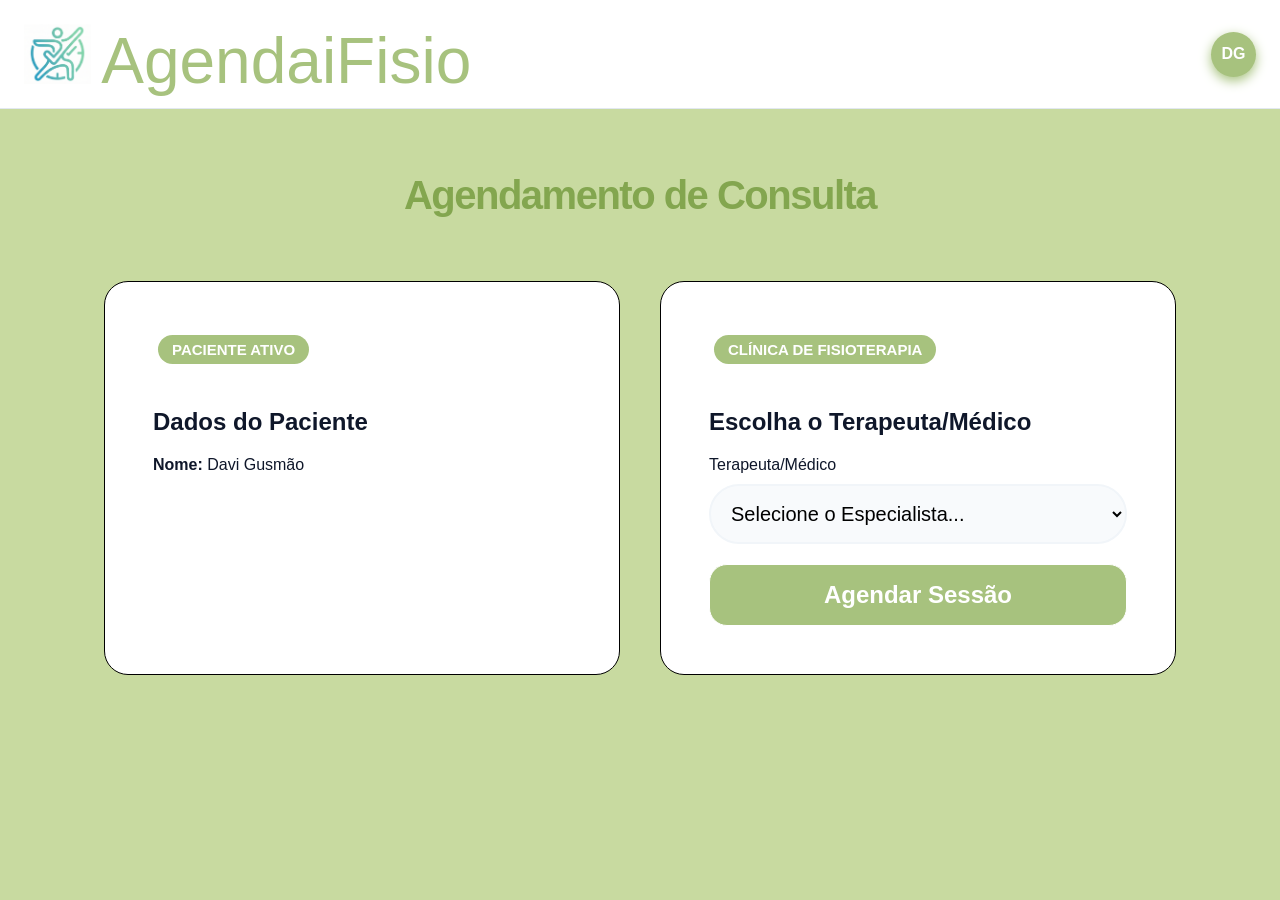
<file: ClinicaProject/src/Clinica.Web/Tela de Agendamento/index.html>
<!DOCTYPE html>
<html lang="pt-br">
<head>
    <meta charset="UTF-8">
    <meta name="viewport" content="width=device-width, initial-scale=1.0">
    <title>Agendar Sessão - AgendaiFisio</title>
    <link rel="stylesheet" href="index.css">
</head>
<body>

    <!-- Header com Menu de Conta -->
    <header class="navbar">
        <div class="logo" > 
            <img src="Logo.png" alt="logo" class="logo-site">
            <h1>AgendaiFisio</h1>
        </div>
        
        <div class="perfil-container" id="perfilMenu">
            <div class="avatar">DG</div>
            <div class="dropdown-conta">
                <div class="user-header">
                    <strong>Davi Gusmão</strong>
                    <span>davigusmao@email.com</span>
                </div>
                <hr>
                <a href="telaperfil.html">👤 Ver Meu Perfil</a>
                <a href="TelaPaciente.html">📅 Minhas Consultas</a>
                <a href="../tela de login/login.html" class="logout">🚪 Sair</a>
            </div>
        </div>
    </header>

    <main class="container-agendamento">
        <h1 class="titulo-sessao">Agendamento de Consulta</h1>

        <div class="cards-grid">
            <!-- Card Informativo do Paciente -->
            <article class="card-moderno card-paciente">
                <span class="badge">Paciente Ativo</span>
                <h2>Dados do Paciente</h2>
                <div class="info-paciente">
                    <p><strong>Nome:</strong> Davi Gusmão</p>
                    
                </div>
            </article>

            <!-- Card de Escolha de Profissional -->
            <article class="card-moderno card-fisioterapeuta">
                <span class="badge">Clínica de Fisioterapia</span>
                <h2>Escolha o Terapeuta/Médico</h2>
                
                <div class="campo-selecao">
                    <label for="selectFisio">Terapeuta/Médico</label>
                    <select id="selectFisio" class="select-premium">
                        <option value="" disabled selected>Selecione o Especialista...</option>
                        <option value="Dr. Davi Vinciaqui (Esportiva)">Dr. Davi Vinciaqui (Esportiva)</option>
                        <option value="Dra. Ana Caroline (Reabilitação)">Dra. Ana Caroline (Reabilitação)</option>
                        <option value="Dr. Adolfo Martins (Osteopatia)">Dr. Adolfo Martins (Osteopatia)</option>
                    </select>
                </div>

                <button id="btnAgendar" class="btn-agendar-main">Agendar Sessão</button>
            </article>
        </div>
    </main>

    <!-- POPUP 1: MARCAR HORÁRIO -->
    <dialog id="modalAgenda" class="modal-moderno">
        <div class="modal-header">
            <h2>Marcar Horário</h2>
            <!-- Clique no X agora fecha o modal corretamente -->
            <button class="btn-fechar-x" type="button" onclick="this.closest('dialog').close()">×</button>
        </div>
        <div class="modal-body">
            <div id="erroModal" class="mensagem-error-modal" style="display: none; background: #fee2e2; color: #dc2626; padding: 10px; border-radius: 8px; margin-bottom: 15px;">
                <span id="textoErroModal">⚠️ Por favor, escolha a data e o horário.</span>
            </div>

            <div class="passo">
                <label>Especialista Confirmado</label>
                <input type="text" id="modalEspecialista" class="input-premium" readonly style="background: #f1f5f9; cursor: not-allowed;">
            </div>
            <div class="passo">
                <label>Escolha o Dia</label>
                <!-- onkeydown="return false" impede digitar a data manualmente -->
                <input type="date" id="modalData" class="input-premium" onkeydown="return false" required>
            </div>
            <div class="passo">
                <label>Horários Disponíveis</label>
                <div id="gridHorarios" class="horarios-grid">
                    <!-- Gerado via JS -->
                </div>
            </div>

            <button id="btnConfirmarAgendamento" class="btn-confirmar-full" type="button">Confirmar Agendamento</button>
        </div>
    </dialog>

    <!-- POPUP 2: SUCESSO -->
    <dialog id="modalSucesso" class="modal-moderno">
        <div class="modal-body-centralizado">
            
            <h2>Agendado com Sucesso!</h2>
            <p>Confira os detalhes da sua sessão:</p>
            
            <div class="resumo-agendamento" style="background: #f8fafc; padding: 20px; border-radius: 16px; margin: 20px 0; text-align: left; border: 1px solid #e2e8f0;">
                <p style="margin: 5px 0;"><strong>Profissional:</strong> <span id="resumoMedico">--</span></p>
                <p style="margin: 5px 0;"><strong>Data:</strong> <span id="resumoData">--</span></p>
                <p style="margin: 5px 0;"><strong>Horário:</strong> <span id="resumoHora">--</span></p>
            </div>

            <button id="btnProximoPasso" class="btn-confirmar-full" type="button">Continuar</button>
        </div>
    </dialog>
<!-- POPUP 1.5: FORMULÁRIO DE SINTOMAS (TRIAGEM) -->
<dialog id="modalTriagem" class="modal-moderno">
    <div class="modal-header">
        <h2>📋 Conte-nos o que sente</h2>
        <button class="btn-fechar-x" type="button" onclick="this.closest('dialog').close()">×</button>
    </div>
    <div class="modal-body">
        <!-- DIV DE ERRO ADICIONADA AQUI -->
        <div id="erroTriagem" class="mensagem-error-modal" style="display: none; background: #fee2e2; color: #dc2626; padding: 10px; border-radius: 8px; margin-bottom: 15px;">
            <span id="textoErroTriagem">⚠️ Por favor, descreva seus sintomas.</span>
        </div>
    </div>

        <p style="color: #64748b; margin-bottom: 15px;">Essas informações ajudam o especialista a se preparar para sua consulta.</p>
        
        <div class="passo">
               <div class="campo-selecao">
        <label for="tiposSintomas">Sintomas</label>
            <select class="select-premium" name="Sintomas">
                    <option value="" disabled selected>Selecione o seu Sintomas</option>
            </select>
            <textarea class="area-digitacao" placeholder="Me conte mais sobre os seus sintomas..."></textarea>
        </div>
    </div>

        <button id="btnFinalizarTriagem" class="btn-confirmar-full" type="button" style="margin-top: 10px;">Salvar e Confirmar Agendamento</button>
    </div>
</dialog>


    <!-- POPUP 3: NAVEGAÇÃO PÓS-AGENDAMENTO -->
    <dialog id="modalNavegacao" class="modal-moderno">
        <div class="modal-body-centralizado">
            <div class="icon-pergunta" style="font-size: 4rem; margin-bottom: 1rem;">📅</div>
            <h2>O que deseja fazer?</h2>
            <p>Seu agendamento foi salvo com segurança.</p>
            
            <div class="botoes-duplos" style="display: flex; flex-direction: column; gap: 10px; margin-top: 20px;">
                <a href="../Tela Consulta Paciente/TelaPaciente.html" class="btn-confirmar-full" style="text-decoration: none; text-align: center;">Sim, ver minhas consultas</a>
                <button onclick="location.reload()" class="btn-outline-full" type="button" style="padding: 15px; border-radius: 12px; border: 2px solid #e2e8f0; background: none; cursor: pointer; font-weight: bold;">Agendar outra sessão</button>
            </div>
        </div>
    </dialog>

    <!-- TOAST DE ERRO TELA PRINCIPAL -->
    <div id="toastErro" class="toast-erro">
        <span id="msgErro">⚠️ Selecione um especialista antes de agendar.</span>
    </div>

    <script src="index.js"></script>
</body>
</html>
</file>
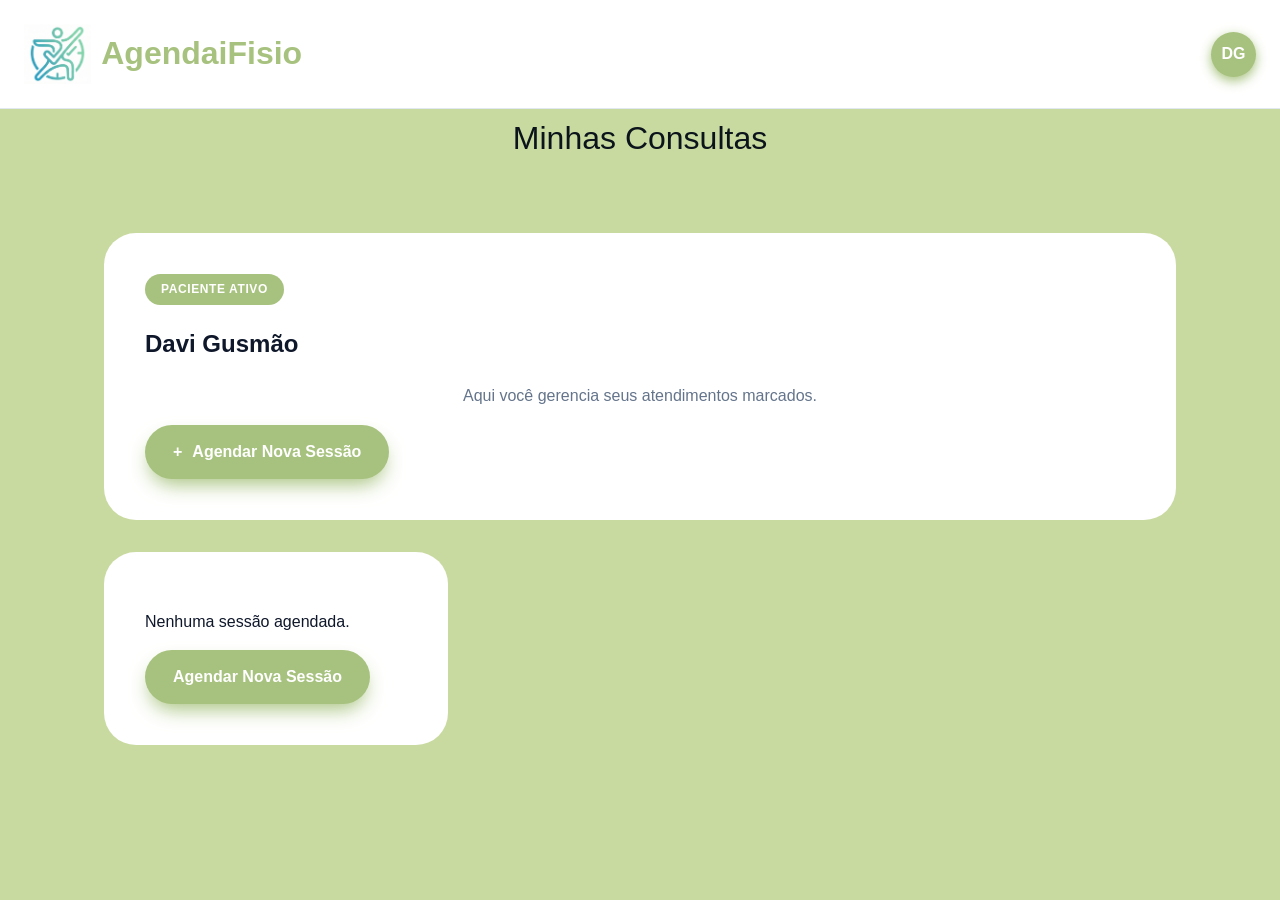
<file: ClinicaProject/src/Clinica.Web/Tela Consulta Paciente/TelaPaciente.html>
<!DOCTYPE html>
<html lang="pt-br">
<head>
    <meta charset="UTF-8">
    <meta name="viewport" content="width=device-width, initial-scale=1.0">
    <link rel="stylesheet" href="../Tela de Agendamento/index.css">
    <link rel="stylesheet" href="TelaPaciente.css">
    <title>Minha Saúde - AgendaiFisio</title>
</head>
<body>

    
    <header class="navbar">
        <div class="logo"><img src="../Tela de Agendamento/Logo.png">AgendaiFisio</div>
        
        <div class="perfil-container" id="perfilMenu">
            <div class="avatar">DG</div>
            <div class="dropdown-conta">
                <div class="user-header">
                    <strong>Davi Gusmão</strong>
                    <span>davigusmao@email.com</span>
                </div>
                <hr>
                <a href="../Tela de Agendamento/telaperfil.html">👤 Ver meu Perfil</a>
                <a href="TelaPaciente.html">📅 Minhas Consultas</a>
                <a href="../tela de login/login.html" class="logout">🚪 Sair</a>
            </div>
        </div>
    </header>

    <h1 class="minhaSaude">Minhas Consultas</h1>

    <main class="container-agendamento">
        <article class="card-moderno card-perfil-paciente">
            <span class="paciente-ativo">Paciente Ativo</span>
            <h2 class="nome-paciente">Davi Gusmão</h2>
            <p class="subtitulo-paciente">Aqui você gerencia seus atendimentos marcados.</p>
            <div id="areaAtalho" class="atalho-agendamento">
                <a href="../Tela de Agendamento/index.html" class="btn-agendar-atalho"><span>+</span> Agendar Nova Sessão</a>
            </div>
        </article>

            <div id="listaConsultas" class="cards-grid">
    <!-- O JavaScript vai inserir os cards aqui antes ou depois deste ID -->
            <div id="statusConsultaVazio" class="card-moderno card-vazio">
        <p class="msg-vazio">Nenhuma sessão agendada.</p>
        <a href="../Tela de Agendamento/index.html" class="btn-agendar-atalho">Agendar Nova Sessão</a>
    </div>
</div>
    </main>

    <dialog id="modalAvisoCancel" class="modal-moderno">
        <div class="modal-content">
            <div class="modal-icon">⚠️</div>
            <h3 class="modal-titulo-erro">Desmarcar Sessão?</h3>
            <p class="modal-subtitulo">Essa ação não pode ser desfeita. Deseja realmente cancelar?</p>

            <div class="botoes-duplos-stack">
                <button id="confirmarCancelamento" class="btn-confirmar-full btn-perigo">Sim, Desmarcar Sessão</button>
               <button type="button" 
                onclick="this.closest('dialog').close()" 
                class="btn-outline-full">
                Não, Manter Consulta/Sessão
                </button>
            </div>
        </div>
    </dialog>
    <dialog id="modalVerSintomas" class="modal-moderno">
    <div class="modal-header">
        <h2>📋 Meus Sintomas</h2>
        <button class="btn-fechar-x" type="button" onclick="this.closest('dialog').close()">×</button>
    </div>
    <div class="modal-body">
        <div class="caixa-sintomas-view" id="textoSintomasPaciente" style="background: #f1f5f9; padding: 15px; border-radius: 12px; color: #475569; line-height: 1.5;">
            <!-- Texto injetado aqui -->
        </div>
        <button onclick="this.closest('dialog').close()" class="btn-confirmar-full" style="margin-top: 20px;">Fechar</button>
    </div>
</dialog>


    <script src="TelaPaciente.js"></script>
</body>
</html>
</file>
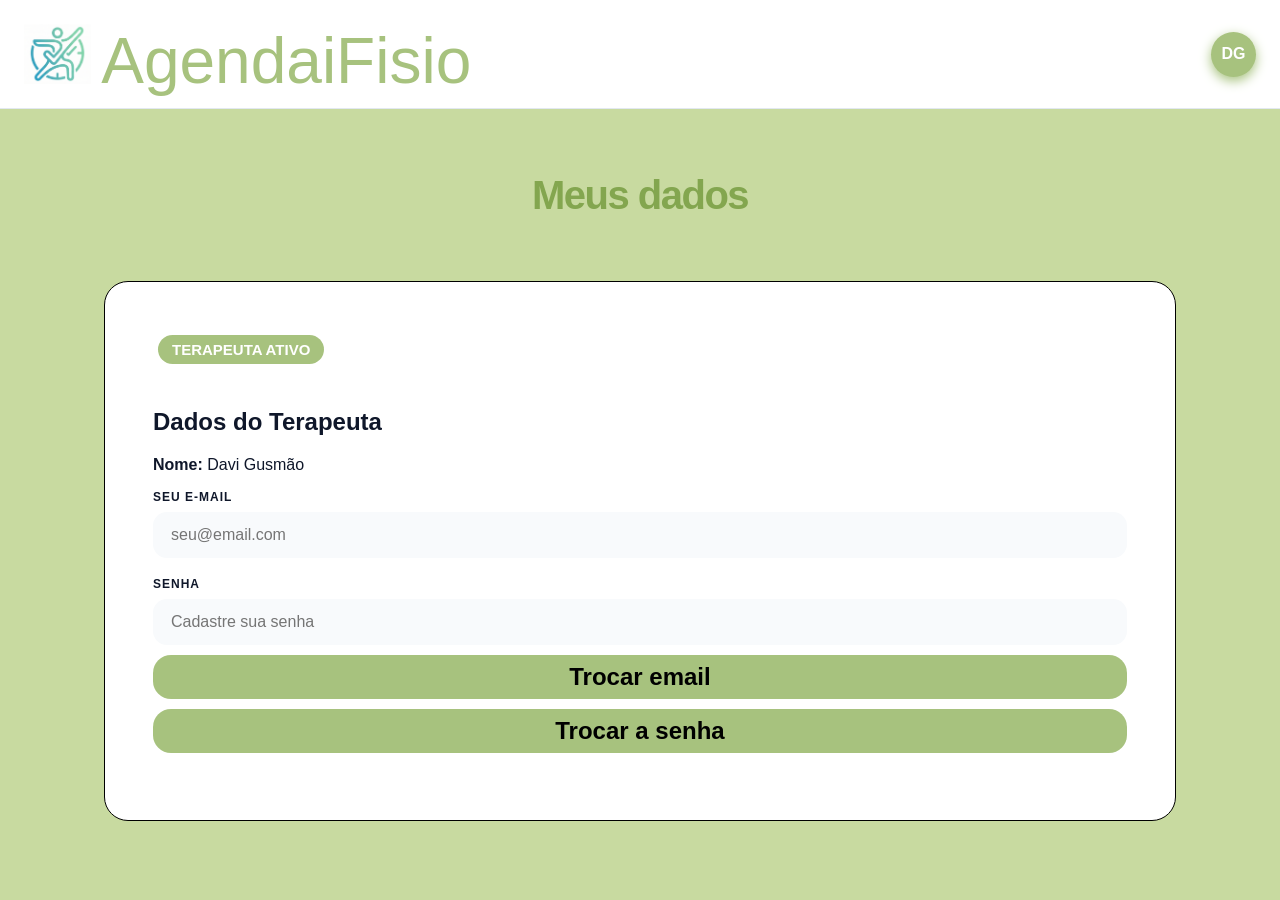
<file: ClinicaProject/src/Clinica.Web/tela Dashboard terapeuta/perfilTerapeuta.html>
<!DOCTYPE html>
<html lang="pt-br">
<head>
    <meta charset="UTF-8">
    <meta name="viewport" content="width=device-width, initial-scale=1.0">
    <title>Meu Perfil</title>
    <link rel="stylesheet" href="../Tela de Agendamento/index.css">
    <script src="../Tela de Agendamento/index.js"></script>
</head>
<body>


    <!-- Header com Menu de Conta -->
    <header class="navbar">
        <div class="logo" > 
            <img src="../Tela de Agendamento/Logo.png" alt="logo" class="logo-site">
            <h1>AgendaiFisio</h1>
        </div>
        
        <div class="perfil-container" id="perfilMenu">
            <div class="avatar">DG</div>
            <div class="dropdown-conta">
                <div class="user-header">
                    <strong>Davi Gusmão</strong>
                    <span>davigusmao@email.com</span>
                </div>
                <hr>
                <a href="../Tela Consulta Paciente/TelaPaciente.html">📅 Minhas Consultas</a>
                <a href="../tela de login/login.html" class="logout">🚪 Sair</a>
            </div>
        </div>
    </header>

    <main class="container-agendamento">
        <h1 class="titulo-sessao">Meus dados</h1>

        <div class="cards-grid">
            <!-- Card Informativo do  Perfil do Paciente-->
            <article class="card-moderno card-paciente">
                <span class="badge">Terapeuta  Ativo</span>
                <h2>Dados do Terapeuta</h2>
                <div class="info-paciente">
                    <p><strong>Nome:</strong> Davi Gusmão</p>

                <div class="input-group">
                    <label for="emailCadastro">Seu e-mail</label>
                    <input type="email" id="emailCadastro" placeholder="seu@email.com" class="input-estilizado" required>
                </div>

                <div class="input-group">
                    <label for="senhaCadastro">Senha</label>
                    <input type="password" id="senhaCadastro" placeholder="Cadastre sua senha" class="input-estilizado" required>
                    <button class="trocar-e-mail"> Trocar email</button>
                    <button class="trocar-senha">Trocar a senha</button>
                </div>
                </div>
            </article>
</body>
</html>

</body>
</html>
</file>
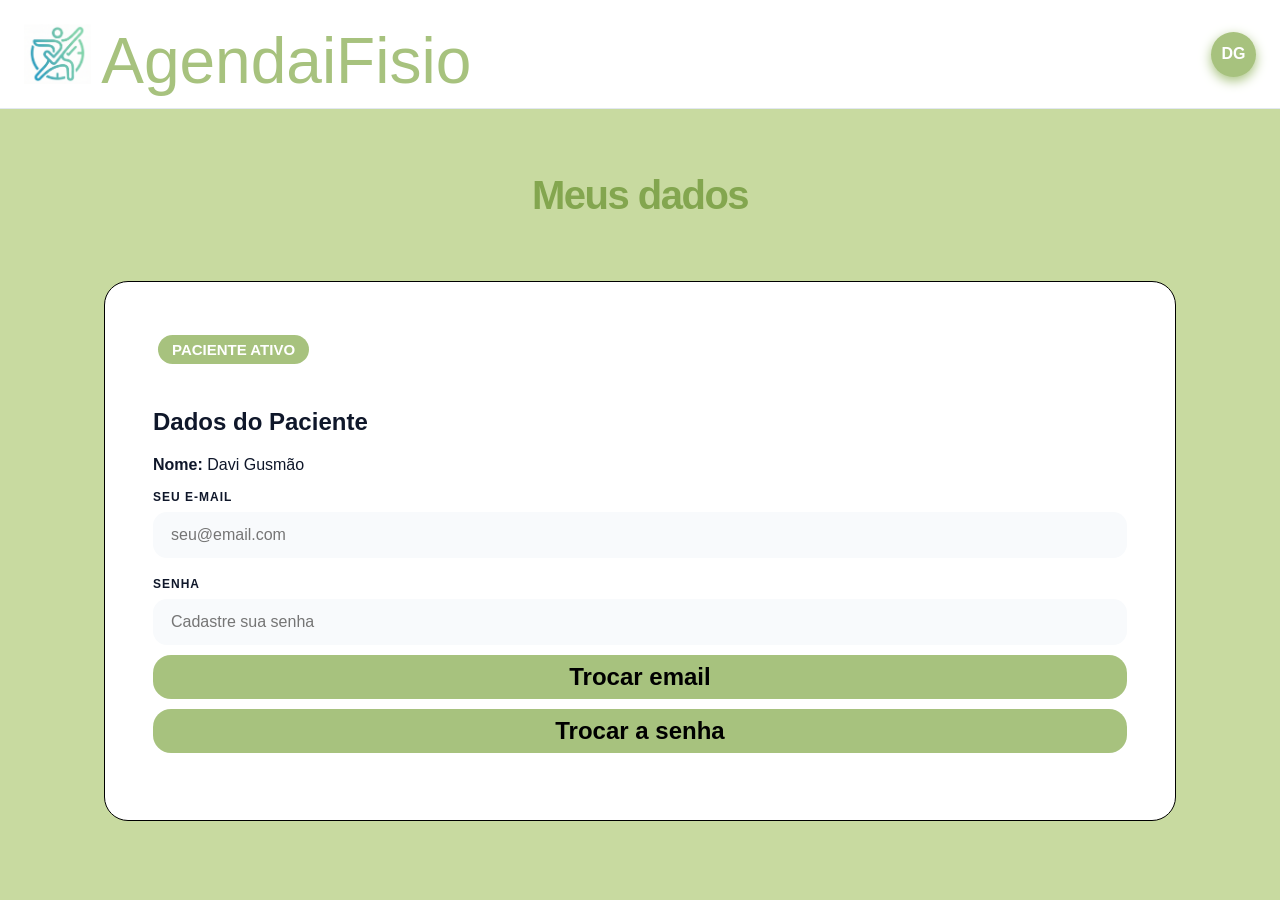
<file: ClinicaProject/src/Clinica.Web/Tela de Agendamento/telaperfil.html>
<!DOCTYPE html>
<html lang="pt-br">
<head>
    <meta charset="UTF-8">
    <meta name="viewport" content="width=device-width, initial-scale=1.0">
    <title>Meu Perfil</title>
    <link rel="stylesheet" href="index.css">
    <script src="index.js"></script>
</head>
<body>
    <!DOCTYPE html>
<html lang="pt-br">
<head>
    <meta charset="UTF-8">
    <meta name="viewport" content="width=device-width, initial-scale=1.0">
    <title>Agendar Sessão - AgendaiFisio</title>
    <link rel="stylesheet" href="index.css">
</head>
<body>

    <!-- Header com Menu de Conta -->
    <header class="navbar">
        <div class="logo" > 
            <img src="Logo.png" alt="logo" class="logo-site">
            <h1>AgendaiFisio</h1>
        </div>
        
        <div class="perfil-container" id="perfilMenu">
            <div class="avatar">DG</div>
            <div class="dropdown-conta">
                <div class="user-header">
                    <strong>Davi Gusmão</strong>
                    <span>davigusmao@email.com</span>
                </div>
                <hr>
                <a href="../Tela Consulta Paciente/TelaPaciente.html">📅 Minhas Consultas</a>
                <a href="../tela de login/login.html" class="logout">🚪 Sair</a>
            </div>
        </div>
    </header>

    <main class="container-agendamento">
        <h1 class="titulo-sessao">Meus dados</h1>

        <div class="cards-grid">
            <!-- Card Informativo do  Perfil do Paciente-->
            <article class="card-moderno card-paciente">
                <span class="badge">Paciente Ativo</span>
                <h2>Dados do Paciente</h2>
                <div class="info-paciente">
                    <p><strong>Nome:</strong> Davi Gusmão</p>

                <div class="input-group">
                    <label for="emailCadastro">Seu e-mail</label>
                    <input type="email" id="emailCadastro" placeholder="seu@email.com" class="input-estilizado" required>
                </div>

                <div class="input-group">
                    <label for="senhaCadastro">Senha</label>
                    <input type="password" id="senhaCadastro" placeholder="Cadastre sua senha" class="input-estilizado" required>
                    <button class="trocar-e-mail"> Trocar email</button>
                    <button class="trocar-senha">Trocar a senha</button>
                </div>
                </div>
            </article>

    <script src="index.js"></script>
</body>
</html>

</body>
</html>
</file>
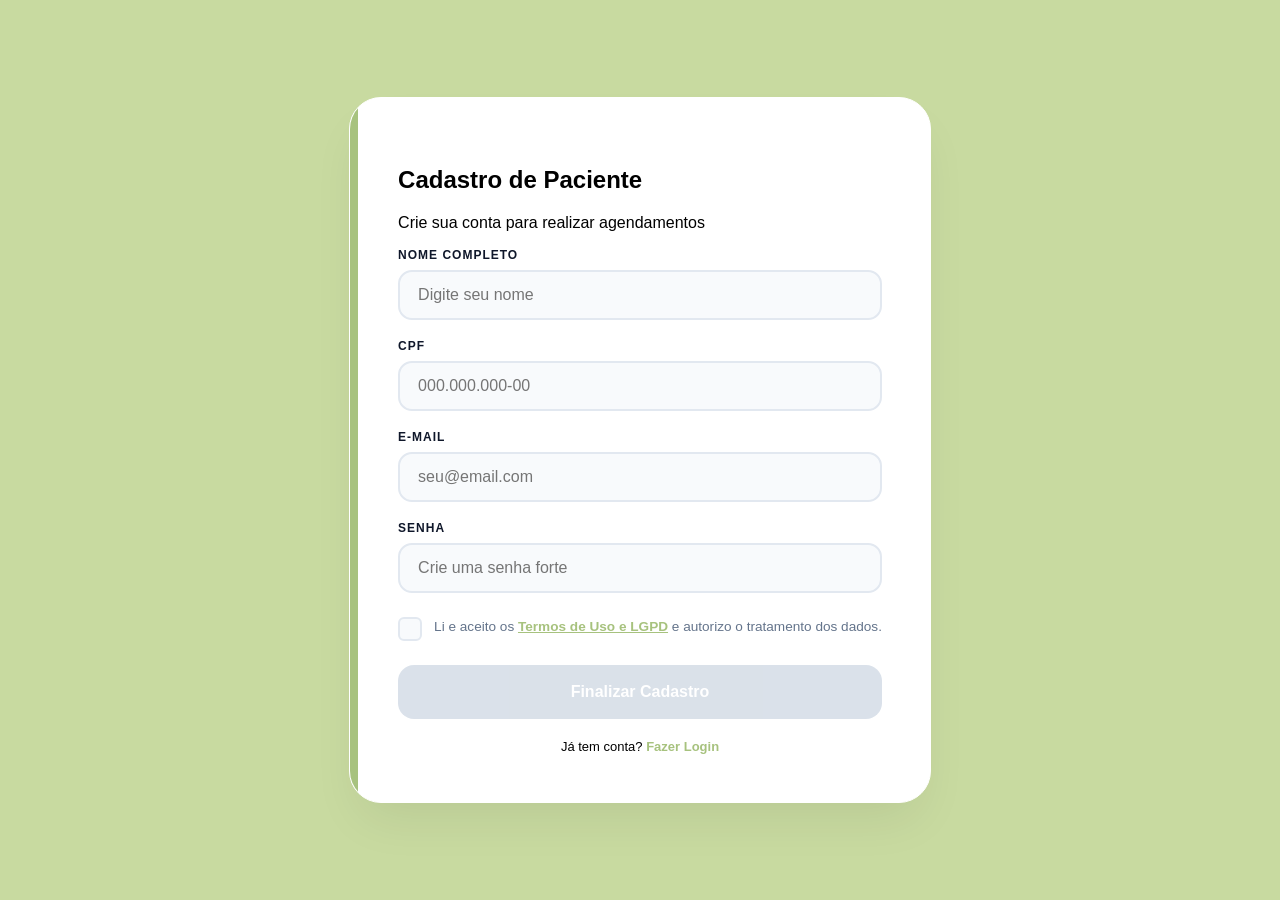
<file: ClinicaProject/src/Clinica.Web/Tela de Cadastro/cadastroPaciente.html>
<!DOCTYPE html>
<html lang="pt-br">
<head>
    <meta charset="UTF-8">
    <meta name="viewport" content="width=device-width, initial-scale=1.0">
    <title>Cadastro Paciente - Sistema de Agendamento</title>
    <link rel="stylesheet" href="teladecadastro.css">
    
</head>
<body>

    <div class="auth-card">
        <form class="auth-box">
            <h2>Cadastro de Paciente</h2>
            <p>Crie sua conta para realizar agendamentos</p>

            <div class="input-group">
                <label for="nomeCadastro">Nome Completo</label>
                <input type="text" id="nomeCadastro" placeholder="Digite seu nome" class="input-estilizado" required>
            </div>

            <div class="input-group">
                <label for="cpfCadastro">CPF</label>
                <input type="text" id="cpfCadastro" pattern="\d{3}\.\d{3}\.\d{3}-\d{2}"  placeholder="000.000.000-00" maxlength="14" class="input-estilizado" required>
            </div>

            <div class="input-group">
                <label for="emailCadastro">E-mail</label>
                <input type="email" id="emailCadastro" placeholder="seu@email.com" class="input-estilizado" required>
            </div>

            <div class="input-group">
                <label for="senhaCadastro">Senha</label>
                <input type="password"  id="senhaCadastro" placeholder="Crie uma senha forte" class="input-estilizado">
            </div>

                <label class="lgpd-container">
                    <input type="checkbox" id="checkLGPD">
                    <span class="checkmark"></span>
                    <span class="lgpd-text">
                        Li e aceito os <a id="abrirTermos" class="abrir-termos-uso" href="#">Termos de Uso e LGPD</a> e autorizo o tratamento dos dados.
                    </span>
                </label>

                <button type="button" id="btnCadastrar" class="btn-auth" disabled>Finalizar Cadastro</button>
            </form>

            <!-- MODAL DE SUCESSO -->
            <dialog id="modalSucessoCadastro" class="modal-moderno">
                <h2>Cadastro com Sucesso</h2>
                <p>Seu cadastro foi realizado com sucesso! Seja bem vindo ao nosso sistema.</p>
                <button type="button" id="btnRedirecionar" class="btn-auth" style="padding: 12px;">Voltar ao Login</button>
            </dialog>

            <!-- MODAL DE ERRO -->
            <dialog id="modalErro" class="modal-erro">
                <h2>Ops! Algo deu errado</h2>
                <p id="mensagemErro">Verifique os dados preenchidos.</p>
                <button type="button" onclick="this.closest('dialog').close()" class="btn-fechar" style="background: #ef4444; color: white; border: none; padding: 10px 20px; border-radius: 8px; cursor: pointer;">Tentar Novamente</button>
            </dialog>

            <!-- POPUP DE TERMOS DE USO -->
            <dialog id="modalTermos" class="modal-moderno">
                <div style="display: flex; justify-content: space-between; align-items: center; margin-bottom: 1.5rem;">
                    <h2 style="margin: 0; font-weight: 800;">Política de Privacidade e Tratamento de Dados — AgendaiFisio</h2>
                    <button type="button" id="fecharTermosX" style="background: none; border: none; font-size: 1.8rem; cursor: pointer; color: #64748b;">&times;</button>
                </div>
                <div style="max-height: 250px; overflow-y: auto; font-size: 0.95rem; line-height: 1.6; color: #334155; margin-bottom: 1.5rem; text-align: left; padding-right: 8px;">
                    <h2 class="texto-termos-uso">Política de Privacidade e Tratamento de Dados — AgendaiFisio</h2>
                    <p> Da Controladoria dos Dados: 
                    A plataforma AgendaiFisio, desenvolvida para a finalidade de Gestão de Clínicas de Fisioterapia no âmbito de Projeto Acadêmico vinculado à UNIP, figura como Controladora dos dados pessoais coletados, nos termos do art. 5º, inciso VI, da Lei Geral de Proteção de Dados Pessoais (Lei nº 13.709/2018 — LGPD). Nesta condição, compete à Controladora deliberar acerca das finalidades e dos meios de tratamento das informações, bem como zelar pela integridade, confidencialidade e segurança dos dados sob sua custódia.</p>
                    <p>2. Dos Dados Coletados e Respectivas Finalidades 
                        Para o adequado funcionamento da plataforma e a prestação dos serviços a que se destina, são coletadas as seguintes categorias de dados:
                    <p>2.1. Dados Cadastrais: nome completo, número de inscrição no Cadastro de Pessoas Físicas (CPF), data de nascimento, endereço eletrônico (e-mail) e telefone de contato. Finalidade: identificação inequívoca do titular, gestão de agendamentos e envio de notificações relativas às consultas.</p>
                    <p>2.2. Dados Pessoais Sensíveis (Dados de Saúde): histórico clínico, anamnese, queixas principais e registros de evolução fisioterapêutica. Finalidade: elaboração e manutenção do prontuário eletrônico do paciente, assegurando a continuidade, a rastreabilidade e a qualidade técnica do tratamento prestado.</p>
                    <p>3. Das Bases Legais para o Tratamento
                    O tratamento dos dados pessoais é realizado em estrita observância à legislação aplicável, fundamentando-se nas seguintes hipóteses autorizativas previstas na LGPD:</p>
                    <p>3.1. Consentimento do Titular (art. 7º, inciso I, e art. 11, inciso I): mediante aceitação expressa do presente Termo, o titular autoriza o tratamento de seus dados para fins de agendamento e comunicação.</p>
                    <p>3.2. Tutela da Saúde (art. 7º, inciso VIII, e art. 11, inciso II, alínea "f"): tratamento realizado por profissionais de fisioterapia legalmente habilitados, para fins de registro em prontuário e execução de procedimentos clínicos.</p>
                    <p>4. Do Acesso aos Dados
                    Os dados de natureza clínica são tratados sob rigoroso dever de sigilo profissional. O acesso ao prontuário eletrônico é restrito ao profissional de fisioterapia responsável pelo atendimento e ao próprio titular dos dados.
                    A plataforma adota mecanismo de Controle de Acesso Baseado em Funções (RBAC — Role-Based Access Control), de modo a assegurar que informações de saúde não sejam acessíveis a colaboradores administrativos ou a quaisquer terceiros desautorizados.</p>
                    <p>5. Dos Direitos do Titular (art. 18 da LGPD)
                    Ao titular dos dados é facultado, a qualquer tempo e por meio da própria plataforma, requerer:
                    A confirmação da existência de tratamento e o acesso aos seus dados pessoais;
                    A correção de dados incompletos, inexatos ou desatualizados;
                    A anonimização, o bloqueio ou a eliminação de dados desnecessários, excessivos ou tratados em desconformidade com a LGPD;
                    A portabilidade dos dados a outro fornecedor de serviço ou produto, observados os segredos comercial e industrial;
                    A revogação do consentimento, nos termos do § 5º do art. 8º da LGPD.
                    Observação relativa à exclusão de dados: os dados cadastrais utilizados exclusivamente para finalidades de comunicação e avisos poderão ser excluídos mediante solicitação do titular. Contudo, o histórico clínico e o prontuário fisioterapêutico estão sujeitos a normativas específicas do setor de saúde — em especial às Resoluções do Conselho Federal de Fisioterapia e Terapia Ocupacional (COFFITO) —, devendo ser conservados pelo prazo legal mínimo de guarda obrigatória, razão pela qual não poderão ser eliminados de imediato.</p>
                    <p>6. Da Segurança da Informação
                    A Controladora adota medidas técnicas e administrativas aptas a proteger os dados pessoais contra acessos não autorizados e situações acidentais ou ilícitas de destruição, perda, alteração, comunicação ou difusão, conforme determina o art. 46 da LGPD. Dentre as salvaguardas implementadas, destacam-se:
                    Criptografia de dados em repouso no banco de dados;
                    Utilização de firewalls e mecanismos de proteção perimetral;
                    Autenticação segura de sessões e controle de acesso por credenciais individuais;
                    Monitoramento contínuo da infraestrutura tecnológica.</p>


                    Política de Privacidade e Tratamento de Dados — AgendaiFisio
                    Versão 1.0 | Vigência a partir de 16 de novembro de 2025


                    Documento controlado. Versão 1.0 — qualquer cópia impressa ou divulgada sem indicação de versão é considerada não oficial.

                    Última atualização: 16/11/2025
                </div>
                <button type="button" id="fecharTermosBotao" class="btn-auth" style="margin-top: 0; padding: 0.8rem;">Entendi e Concordo</button>
            </dialog>
            <!-- NOVO: MODAL DE ERRO -->
            <dialog id="mnodalErro" class="modal-erro">
                <h2 style="color: #d32f2f;">Ops! Algo deu errado</h2>
                <p id="mensagemErro">Verifique os dados preenchidos.</p>
                <button onclick="this.closest('dialog').close()" class="btn-fechar">Tentar Novamente</button>
            </dialog>
            
            <div class="auth-footer" style="margin-top: 20px; font-size: 13px;">
                <span>Já tem conta? <a href="../tela de login/login.html" style="color: #A7C27E; text-decoration: none; font-weight: bold;">Fazer Login</a></span>
            </div>
        </form>
    </div>

    <script src="cadastro.js"></script>
</body>
</html>
</file>
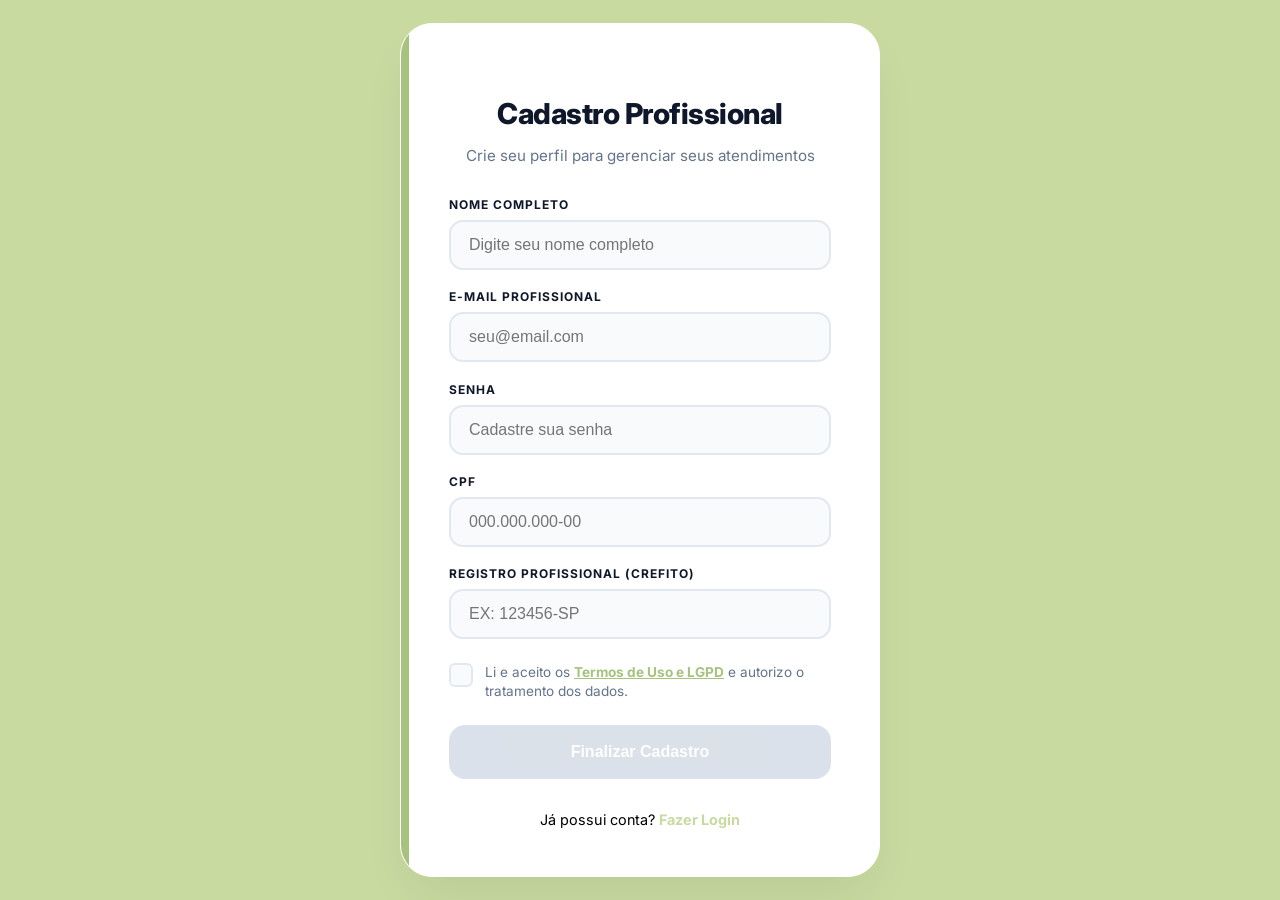
<file: ClinicaProject/src/Clinica.Web/Tela de Cadastro/cadastroTerapeuta.html>
<!DOCTYPE html>
<html lang="pt-br">
<head>
    <meta charset="UTF-8">
    <meta name="viewport" content="width=device-width, initial-scale=1.0">
    <title>Cadastro Profissional - Sistema de Agendamento</title>
    <!-- Fonte Moderna -->
    <link href="https://fonts.googleapis.com" rel="preconnect">
    <link href="https://fonts.gstatic.com" rel="preconnect" crossorigin>
    <link href="https://fonts.googleapis.com/css2?family=Inter:wght@400;500;700;800&display=swap" rel="stylesheet">
    <link rel="stylesheet" href="teladecadastro.css">
</head>
<body>

    <div class="auth-container">
        <!-- O Card Branco que centraliza tudo -->
        <div class="auth-card"> 
            <header class="auth-header">
                <h2>Cadastro Profissional</h2>
                <p>Crie seu perfil para gerenciar seus atendimentos</p>
            </header>

            <form id="meuFormularioCadastro" class="form-body">
                <div class="input-group">
                    <label for="nomeCadastro">Nome Completo</label>
                    <input type="text" id="nomeCadastro" placeholder="Digite seu nome completo" class="input-estilizado" required>
                </div>

                <div class="input-group">
                    <label for="emailCadastro">E-mail Profissional</label>
                    <input type="email" id="emailCadastro" placeholder="seu@email.com" class="input-estilizado" required>
                </div>

                <div class="input-group">
                    <label for="senhaCadastro">Senha</label>
                    <input type="password" id="senhaCadastro" placeholder="Cadastre sua senha" class="input-estilizado" required>
                </div>

                <div class="input-group">
                    <label for="cpfCadastro">CPF</label>
                    <input type="text" id="cpfCadastro" pattern="\d{3}\.\d{3}\.\d{3}-\d{2}" placeholder="000.000.000-00" maxlength="14" class="input-estilizado">
                </div>

                <div class="input-group">
                    <label for="crefitoReq">Registro Profissional (CREFITO)</label>
                    <input type="text" id="crefitoReq" placeholder="EX: 123456-SP" maxlength="9" class="input-estilizado" required>
                </div>

                <!-- Checkbox Customizado -->
                <label class="lgpd-container">
                    <input type="checkbox" id="checkLGPD">
                    <span class="checkmark"></span>
                    <span class="lgpd-text">
                        Li e aceito os <a id="abrirTermos" class="abrir-termos-uso" href="#">Termos de Uso e LGPD</a> e autorizo o tratamento dos dados.
                    </span>
                </label>

                <button type="button" id="btnCadastrar" class="btn-auth" disabled>Finalizar Cadastro</button>
            </form>

            <!-- MODAL DE SUCESSO -->
            <dialog id="modalSucessoCadastro" class="modal-moderno">
                <h2>Cadastro com Sucesso</h2>
                <p>Seu cadastro foi realizado com sucesso! Seja bem vindo ao nosso sistema.</p>
                <button type="button" id="btnRedirecionar" class="btn-auth" style="padding: 12px;">Voltar ao Login</button>
            </dialog>

            <!-- MODAL DE ERRO -->
            <dialog id="modalErro" class="modal-erro">
                <h2>Ops! Algo deu errado</h2>
                <p id="mensagemErro">Verifique os dados preenchidos.</p>
                <button type="button" onclick="this.closest('dialog').close()" class="btn-fechar" style="background: #ef4444; color: white; border: none; padding: 10px 20px; border-radius: 8px; cursor: pointer;">Tentar Novamente</button>
            </dialog>

            <!-- POPUP DE TERMOS DE USO -->
            <dialog id="modalTermos" class="modal-moderno">
                <div style="display: flex; justify-content: space-between; align-items: center; margin-bottom: 1.5rem;">
                    <h2 style="margin: 0; font-weight: 800;">Política de Privacidade e Tratamento de Dados — AgendaiFisio</h2>
                    <button type="button" id="fecharTermosX" style="background: none; border: none; font-size: 1.8rem; cursor: pointer; color: #64748b;">&times;</button>
                </div>
                <div style="max-height: 250px; overflow-y: auto; font-size: 0.95rem; line-height: 1.6; color: #334155; margin-bottom: 1.5rem; text-align: left; padding-right: 8px;">
                    <h2 class="texto-termos-uso">Política de Privacidade e Tratamento de Dados — AgendaiFisio</h2>
                    <p> Da Controladoria dos Dados: 
                    A plataforma AgendaiFisio, desenvolvida para a finalidade de Gestão de Clínicas de Fisioterapia no âmbito de Projeto Acadêmico vinculado à UNIP, figura como Controladora dos dados pessoais coletados, nos termos do art. 5º, inciso VI, da Lei Geral de Proteção de Dados Pessoais (Lei nº 13.709/2018 — LGPD). Nesta condição, compete à Controladora deliberar acerca das finalidades e dos meios de tratamento das informações, bem como zelar pela integridade, confidencialidade e segurança dos dados sob sua custódia.</p>
                    <p>2. Dos Dados Coletados e Respectivas Finalidades 
                        Para o adequado funcionamento da plataforma e a prestação dos serviços a que se destina, são coletadas as seguintes categorias de dados:
                    <p>2.1. Dados Cadastrais: nome completo, número de inscrição no Cadastro de Pessoas Físicas (CPF), data de nascimento, endereço eletrônico (e-mail) e telefone de contato. Finalidade: identificação inequívoca do titular, gestão de agendamentos e envio de notificações relativas às consultas.</p>
                    <p>2.2. Dados Pessoais Sensíveis (Dados de Saúde): histórico clínico, anamnese, queixas principais e registros de evolução fisioterapêutica. Finalidade: elaboração e manutenção do prontuário eletrônico do paciente, assegurando a continuidade, a rastreabilidade e a qualidade técnica do tratamento prestado.</p>
                    <p>3. Das Bases Legais para o Tratamento
                    O tratamento dos dados pessoais é realizado em estrita observância à legislação aplicável, fundamentando-se nas seguintes hipóteses autorizativas previstas na LGPD:</p>
                    <p>3.1. Consentimento do Titular (art. 7º, inciso I, e art. 11, inciso I): mediante aceitação expressa do presente Termo, o titular autoriza o tratamento de seus dados para fins de agendamento e comunicação.</p>
                    <p>3.2. Tutela da Saúde (art. 7º, inciso VIII, e art. 11, inciso II, alínea "f"): tratamento realizado por profissionais de fisioterapia legalmente habilitados, para fins de registro em prontuário e execução de procedimentos clínicos.</p>
                    <p>4. Do Acesso aos Dados
                    Os dados de natureza clínica são tratados sob rigoroso dever de sigilo profissional. O acesso ao prontuário eletrônico é restrito ao profissional de fisioterapia responsável pelo atendimento e ao próprio titular dos dados.
                    A plataforma adota mecanismo de Controle de Acesso Baseado em Funções (RBAC — Role-Based Access Control), de modo a assegurar que informações de saúde não sejam acessíveis a colaboradores administrativos ou a quaisquer terceiros desautorizados.</p>
                    <p>5. Dos Direitos do Titular (art. 18 da LGPD)
                    Ao titular dos dados é facultado, a qualquer tempo e por meio da própria plataforma, requerer:
                    A confirmação da existência de tratamento e o acesso aos seus dados pessoais;
                    A correção de dados incompletos, inexatos ou desatualizados;
                    A anonimização, o bloqueio ou a eliminação de dados desnecessários, excessivos ou tratados em desconformidade com a LGPD;
                    A portabilidade dos dados a outro fornecedor de serviço ou produto, observados os segredos comercial e industrial;
                    A revogação do consentimento, nos termos do § 5º do art. 8º da LGPD.
                    Observação relativa à exclusão de dados: os dados cadastrais utilizados exclusivamente para finalidades de comunicação e avisos poderão ser excluídos mediante solicitação do titular. Contudo, o histórico clínico e o prontuário fisioterapêutico estão sujeitos a normativas específicas do setor de saúde — em especial às Resoluções do Conselho Federal de Fisioterapia e Terapia Ocupacional (COFFITO) —, devendo ser conservados pelo prazo legal mínimo de guarda obrigatória, razão pela qual não poderão ser eliminados de imediato.</p>
                    <p>6. Da Segurança da Informação
                    A Controladora adota medidas técnicas e administrativas aptas a proteger os dados pessoais contra acessos não autorizados e situações acidentais ou ilícitas de destruição, perda, alteração, comunicação ou difusão, conforme determina o art. 46 da LGPD. Dentre as salvaguardas implementadas, destacam-se:
                    Criptografia de dados em repouso no banco de dados;
                    Utilização de firewalls e mecanismos de proteção perimetral;
                    Autenticação segura de sessões e controle de acesso por credenciais individuais;
                    Monitoramento contínuo da infraestrutura tecnológica.</p>


                    Política de Privacidade e Tratamento de Dados — AgendaiFisio
                    Versão 1.0 | Vigência a partir de 16 de novembro de 2025


                    Documento controlado. Versão 1.0 — qualquer cópia impressa ou divulgada sem indicação de versão é considerada não oficial.

                    Última atualização: 16/11/2025
                </div>
                <button type="button" id="fecharTermosBotao" class="btn-auth" style="margin-top: 0; padding: 0.8rem;">Entendi e Concordo</button>
            </dialog>
           
            <footer class="auth-footer">
                <span>Já possui conta? <a href="../tela de login/login.html">Fazer Login</a></span>
            </footer>
        </div>
    </div>

    <!-- Script de controle integrado -->
    <script src="cadastro.js"></script>
</body>
</html>
</file>
<file: ClinicaProject/src/Clinica.Web/Tela de Agendamento/index.css>
/* ============================================================
   1. DESIGN SYSTEM & TOKENS
============================================================ */
:root {
    --brand: #A7C27E;        
    --brand-soft: #A7C27E;
    --success: #22c55e;
    --error: #ff4d4d;
    --bg-app: #f8fafc;
    --branco: #ffffff;
    --texto: #0f172a;
    --texto-muted: #64748b;
    --radius: 24px;
    --transition: all 0.4s cubic-bezier(0.4, 0, 0.2, 1);
    --shadow-soft: 0 10px 30px -10px rgba(0,0,0,0.05);
}

* { box-sizing: border-box; }

/* ============================================================
   2. LAYOUT BASE & NAVBAR
============================================================ */
body {
    margin: 0;
    font-family: 'Inter', sans-serif;
    color: var(--texto);
    min-height: 100vh;
    background: #C8DAA0;
}

.navbar {
    padding: 1.5rem;
    display: flex;
    justify-content: space-between;
    align-items: center;
    background: #ffffff;
    backdrop-filter: blur(10px);
    border-bottom: 1px solid #e2e8f0;
    position: sticky;
    top: 0; 
    z-index: 100;
}
.navbar:hover{
    font: white;
}

.logo { 
    font-weight: 900; 
    color: var(--brand); 
    font-size: 2rem; 
    text-decoration: none; 
    display: flex;
    align-items: center;
    gap: 10px;
    mix-blend-mode: multiply;
}
h1{
    height: 60px;
    padding: 0;
    margin: 0;
    justify-content: space-between;
    mix-blend-mode: multiply;
    font-weight: 400;
}
img{
    height: 60px;
    width: auto;
    mix-blend-mode: multiply;
    background-image: none;
}

/* MENU PERFIL (DROPDOWN ORGANIZADO) */
.perfil-container { position: relative; cursor: pointer; }

.avatar {
    width: 45px; height: 45px;
    background: var(--brand);
    color: white;
    border-radius: 50%;
    display: grid; place-items: center;
    font-weight: 800;
    box-shadow: 0 4px 12px var(--brand-soft);
}

.dropdown-conta {
    position: absolute;
    top: 120%; right: 0;
    width: 260px;
    background: var(--branco);
    border-radius: 20px;
    box-shadow: 0 25px 50px -12px rgba(0,0,0,0.15);
    padding: 1rem; 
    opacity: 0; visibility: hidden;
    transform: translateY(10px);
    transition: var(--transition);
    border: 1px solid #e2e8f0;
    color: var(--branco);
}

.perfil-container:hover .dropdown-conta {
    opacity: 1; visibility: visible;
    transform: translateY(0);
    color: var(--branco);
}

/* Informações do Usuário no Topo do Dropdown */
.user-header {
    padding: 0.5rem 0.5rem 1rem 0.5rem;
    display: flex;
    flex-direction: column;
}

.user-header strong { font-size: 1rem; color: var(--texto); }
.user-header span { font-size: 0.85rem; color: var(--texto-muted); }

.dropdown-conta hr {
    border: 0;
    border-top: 1px solid #f1f5f9;
    margin: 0.5rem 0;
}

/* Estilização dos Links do Menu */
.dropdown-conta a {
    display: flex;
    align-items: center;
    gap: 12px;
    padding: 12px 10px;
    color: var(--texto);
    text-decoration: none !important; 
    font-size: 0.95rem;
    font-weight: 600;
    border-radius: 12px;
    transition: 0.2s;
}

.dropdown-conta a:hover {
    background: var(--brand-soft);
    color: var(--branco);
}

/* Cor especial para o botão Sair */
.dropdown-conta a.logout { color: var(--error); }
.dropdown-conta a.logout:hover { background: #fff5f5; }

/* ============================================================
   3. CARDS DE AGENDAMENTO
============================================================ */
.container-agendamento { 
    padding: 4rem; 
    max-width: 1200px; 
    margin: 0 auto; 
}
.titulo-sessao { 
    font-size: 2.5rem; 
    font-weight: 900; 
    text-align: center; 
    margin-bottom: 3rem; 
    letter-spacing: -1.5px; 
    color: var(--brand); 
}

.cards-grid {
    display: grid;
    /* Ajustado o minmax para 280px para não quebrar em telas bem pequenas */
    grid-template-columns: repeat(auto-fit, minmax(280px, 1fr));
    gap: 2.5rem;
}

.card-moderno {
    background: var(--branco);
    padding: 3rem;
    border-radius: var(--radius);
    box-shadow: var(--brand-soft);
    border: 1px solid #000000;
    transition: var(--transition);
}

.card-moderno:hover { 
    transform: translateY(-8px); 
    box-shadow: 0 1px 15px var(--texto) ;
    border-color: var(--brand);
}

.badge {
    width: auto; /* Alterado de 60% para auto para se ajustar ao texto responsivamente */
    max-width: 100%;
    margin: 5px;
    background: var(--brand-soft);
    color: var(--branco);
    padding: 6px 14px;
    border-radius: 100px;
    font-size: 15px;
    font-weight: 800;
    text-transform: uppercase;
    display: inline-block;
    margin-bottom: 1.5rem;
}

/* ============================================================
   4. FORMULÁRIOS (INPUTS E BOTÕES)
============================================================ */
.select-premium, .input-premium {
    width: 100%;
    margin: 10px 0; /* Ajustado margem lateral para não estourar containers */
    padding: 16px;
    border-radius: 30px;
    border: 2px solid #f1f5f9;
    background: #f8fafc;
    font-size: 20px;
    font-weight: 300;
    outline: none;
    transition: var(--transition);
}

.select-premium:focus, .input-premium:focus { border-color: var(--brand); background: #fff; }

.btn-agendar-main, .btn-confirmar-full{
    width: 100%;
    padding: 1rem;
    margin-top: 10px;
    border-radius: 18px;
    border: 1px solid;
    background: var(--brand);
    color: white !important;
    font-weight: 800;
    font-size: 1.5rem;
    cursor: pointer;
    transition: var(--transition);  
    text-decoration: #A7C27E;
    display: flex; 
    justify-content: center; 
    align-items: center;
}

.btn-agendar-main:hover, .btn-confirmar-full:hover { 
    transform: scale(1.02); 
    filter: brightness(1.1); 
}

.btn-outline-full {
    width: 100%;
    padding: 1rem;
    margin-top: 10px;
    border-radius: 18px;
    border: 2px solid #e2e8f0;
    background: transparent;
    color: var(--texto-muted) !important;
    font-weight: 700;
    cursor: pointer;
    transition: 0.3s;
    text-decoration: none;
    display: flex; justify-content: center; align-items: center;
}

/* ============================================================
   5. SISTEMA DE POPUPS (MODAIS)
============================================================ */
dialog::backdrop {
    background: rgba(15, 23, 42, 0.6);
    backdrop-filter: blur(10px);
    z-index: 999;
}

.modal-moderno { 
    flex-direction: column;
    gap: 8px;
    padding-right: 5px;
    margin: 0;
    border: none;
    padding: 1.5rem;
    position: fixed;
    top: 50%; 
    left: 50%;
    transform: translate(-50%, -50%);
    width: 90%;
    max-width: 480px;
    background: var(--branco);
    border-radius: 32px;
    box-shadow: 0 40px 100px -20px rgba(0,0,0,0.3);
    z-index: 1000;
    max-height: 90vh; /* Impede que o modal passe da altura da tela */
    overflow-y: auto;  /* Permite scroll interno caso o conteúdo seja grande */
}

dialog[open].modal-moderno {
    animation: modalShow 0.4s cubic-bezier(0.34, 1.56, 0.64, 1);
}

.modal-header { display: flex; justify-content: space-between; align-items: center; margin-bottom: 2rem; }
.modal-header h2 { font-size: 1.5rem; font-weight: 900; margin: 0; }
.btn-fechar-x { all: unset; font-size: 1.8rem; cursor: pointer; color: var(--texto-muted); line-height: 1; }

.horarios-grid { display: grid; grid-template-columns: repeat(3, 1fr); gap: 10px; margin-top: 10px; }
.btn-hora {
    padding: 12px; border-radius: 12px; border: 1px solid #f1f5f9;
    background: #f8fafc; cursor: pointer; font-weight: 700; transition: 0.2s;
}
.btn-hora:hover { border-color: var(--brand); }
.btn-hora.active { background: var(--brand); color: white; border-color: var(--brand); }

.area-digitacao{
    width: 100%;          /* Alterado de 450px fixos para responsivo */
    max-width: 450px;     /* Mantém o limite visual original */
    height: 10rem;
    font-size: 20px;
    font-weight: bold;
    font-style: italic;
}

/* ============================================================
   6. FEEDBACKS (TOAST & ERROS)
============================================================ */
.toast-erro {
    position: fixed;
    top: 30px; left: 50%;
    opacity: 0;
    visibility: hidden;
    transform: translateX(-50%) translateY(-100px); 
    background: var(--error);
    color: white;
    padding: 16px 32px;
    border-radius: 100px;
    font-weight: 700;
    box-shadow: 0 15px 30px rgba(255, 77, 77, 0.3);
    z-index: 10000;
    transition: all 0.5s cubic-bezier(0.68, -0.55, 0.27, 1.55);
    width: max-content;
    max-width: 90%; /* Garante estabilidade em celulares */
    text-align: center;
}

.toast-erro.show { 
    opacity: 1;
    visibility: visible;
    transform: translateX(-50%) translateY(0); 
}

.mensagem-error-modal {
    position: relative;
    z-index: 1100;
    background: #fff5f5;
    color: var(--error);
    padding: 12px;
    border-radius: 12px;
    border: 1px solid #ffcccc;
    font-size: 0.85rem;
    font-weight: 700;
    margin-bottom: 15px;
    text-align: center;
}

@keyframes modalShow {
    from { opacity: 0; transform: translate(-50%, -48%) scale(0.96); }
    to { opacity: 1; transform: translate(-50%, -50%) scale(1); }
}

.shake { animation: shakeAnim 0.4s ease-in-out; }
@keyframes shakeAnim {
    0%, 100% { transform: translate(-50%, -50%) translateX(0); }
    25% { transform: translate(-50%, -50%) translateX(-8px); }
    75% { transform: translate(-50%, -50%) translateX(8px); }
}

footer button, .body-footer-button { display: none !important; }

/* Estilo para o botão de hora quando estiver bloqueado pelo terapeuta */
.btn-hora.ocupado {
    background: #f1f5f9 !important;
    color: #cbd5e1 !important;
    border: 1px dashed #cbd5e1 !important;
    cursor: not-allowed;
    opacity: 0.7;
}

/* Opcional: Feedback visual de erro no modal */
.shake { animation: shake 0.4s; }
@keyframes shake {
    0%, 100% { transform: translateX(0); }
    25% { transform: translateX(-5px); }
    75% { transform: translateX(5px); }
}
/* Disponível - Verde Moderno */
.btn-hora.disponivel {
    background: #f0fdf4 !important;
    color: #16a34a !important;
    border: 1px solid #bbf7d0 !important;
}

/* Bloqueado/Ocupado - Vermelho Moderno */
.btn-hora.ocupado {
    background: #fef2f2 !important;
    color: #ef4444 !important;
    border: 1px solid #fecaca !important;
    cursor: not-allowed;
}

/* Encerrado - Cinza Neutro */
.btn-hora.encerrado {
    background: #f1f5f9 !important;
    color: #94a3b8 !important;
    border: 1px solid #e2e8f0 !important;
    cursor: not-allowed;
}

/* Selecionado - Sua cor principal */
.btn-hora.active {
    background: var(--brand) !important;
    color: white !important;
    border-color: var(--brand) !important;
    transform: scale(1.05);
}
#sintomasPaciente {
    transition: border-color 0.3s ease;
}

/* ============================================================
   7. REGRAS DE RESPONSIVIDADE (MEDIA QUERIES)
============================================================ */

/* Tablets e Telas Médias (Até 768px) */
@media (max-width: 768px) {
    .navbar {
        padding: 1.5rem 2rem;
    }
    
    .logo {
        font-size: 1.6rem;
    }

    h1 {
        height: auto;
    }

    .container-agendamento {
        padding: 2rem 1.5rem;
    }

    .titulo-sessao {
        font-size: 2rem;
        margin-bottom: 2rem;
    }

    .card-moderno {
        padding: 2rem;
    }

    .select-premium, .input-premium {
        font-size: 18px;
        padding: 14px;
    }

    .btn-agendar-main, .btn-confirmar-full {
        font-size: 1.3rem;
    }
}

/* Smartphones e Telas Pequenas (Até 480px) */
@media (max-width: 480px) {
    .navbar {
        padding: 1rem 1.2rem;
    }

    .logo {
        font-size: 1.3rem;
    }
    
    img {
        height: 45px;
    }

    /* Ajuste para o menu dropdown não sumir para fora da tela no mobile */
    .dropdown-conta {
        right: -10px;
        width: 280px;
        max-width: calc(100vw - 20px);
    }

    .titulo-sessao {
        font-size: 1.6rem;
        letter-spacing: -0.5px;
    }

    .cards-grid {
        gap: 1.5rem;
    }

    .card-moderno {
        padding: 1.5rem;
        border-radius: 16px;
    }

    .horarios-grid {
        grid-template-columns: repeat(2, 1fr); /* Reduz para 2 colunas para manter os botões legíveis */
        gap: 8px;
    }

    .btn-hora {
        padding: 10px;
        font-size: 0.9rem;
    }

    .modal-moderno {
        width: 92%;
        padding: 1.2rem;
        border-radius: 24px;
    }
}

.input-group {
    margin-bottom: 1.2rem;
}

.input-group label {
    display: block;
    font-size: 0.75rem;
    font-weight: 700;
    margin-bottom: 8px;
    color: var(--texto-titulo);
    text-transform: uppercase;
    letter-spacing: 1px;
}

.input-estilizado {
    width: 100%;
    padding: 14px 18px;
    border-radius: 14px;
    border: 2px solid var(--borda-suave);
    background: #f8fafc;
    box-sizing: border-box;
    font-size: 1rem;
    transition: var(--transition);
}

.input-estilizado:focus {
    outline: none;
    border-color: #A7C27E;
    background: var(--bg-app);
    box-shadow: 0 0 2px 2px var(--texto);
}
.trocar-e-mail, .trocar-senha {
    width: 100%;
    padding: 0.5rem;
    margin-top: 10px;
    border-radius: 18px;
    border: transparent;
    background: var(--brand);
    color: #000000;
    font-weight: 800;
    font-size: 1.5rem;
    cursor: pointer;
    transition: var(--transition);  
    text-decoration: #A7C27E;
    display: flex; 
    justify-content: center; 
    align-items: center;
}
.trocar-e-mail:hover{
    width: 100%;
    padding: 0.5rem;
    margin-top: 10px;
    border-radius: 18px;
    border: 1px solid;
    background: var(--brand);
    color: #ffffff;
    font-weight: 800;
    font-size: 1.5rem;
    cursor: pointer;
    transition: var(--transition);  
    text-decoration: #C8DAA0;
    display: flex; 
    justify-content: center; 
    align-items: center;
    transform: scale(0.95);
} 
.trocar-senha:hover{
    width: 100%;
    padding: 0.5rem;
    margin-top: 10px;
    border-radius: 18px;
    border: 1px solid;
    background: var(--brand);
    color: #ffffff;
    font-weight: 800;
    font-size: 1.5rem;
    cursor: pointer;
    transition: var(--transition);  
    text-decoration: #C8DAA0;
    display: flex; 
    justify-content: center; 
    align-items: center;
    transform: scale(0.95);
}
</file>
<file: ClinicaProject/src/Clinica.Web/Tela Consulta Paciente/TelaPaciente.css>
/* ============================================================
   1. DESIGN SYSTEM & VARIÁVEIS (TOKENS)
   ============================================================ */
:root {
    /* Cores de Marca (Usando OKLCH para cores mais vibrantes e consistentes) */
    --brand:#A7C27E;
    --brand-soft: #A7C27E;
    --brand-deep: #A7C27E;
    
    /* Cores de Status */
    --success: #22c55e;
    --error: #ff4d4d;
    --warning: #f59e0b;
    
    /* Neutros */
    --bg-app: #f8fafc;
    --branco: #ffffff;
    --texto: #0f172a;
    --texto-muted: #64748b;
    
    /* Estrutura */
    --radius-lg: 32px;
    --radius-md: 16px;
    --transition: all 0.4s cubic-bezier(0.16, 1, 0.3, 1);
    
    /* Elevação (Sombras) */
    --shadow-flat: 0 4px 6px -1px rgba(0, 0, 0, 0.1);
    --shadow-up: 0 20px 40px -15px rgba(0, 0, 0, 0.1);
}

/* ============================================================
   2. RESET E BASE DO DOCUMENTO
   ============================================================ */
body {
    margin: 0;
    font-family: 'Plus Jakarta Sans', 'Inter', sans-serif;
    background: #C8DAA0;
    background-size: 400% 400%;
    color: var(--texto);
    min-height: 100vh;
    line-height: 1.6;
}
@keyframes gradientBG {
    0% { background-position: 0% 50%; }
    50% { background-position: 100% 50%; }
    100% { background-position: 0% 50%; }
}

/* ============================================================
   3. COMPONENTES DE TEXTO
   ============================================================ */
.titulo-pagina {
    font-size: clamp(2rem, 5vw, 2.5rem); /* Fonte fluida */
    font-weight: 900;
    text-align: center;
    color: var(--brand-deep);
    letter-spacing: -0.04em;
    margin: 2rem 0 0.5rem;
}
.minhaSaude{
    text-align: center;
    align-content: center;
    justify-content: center;
}

.subtitulo-paciente {
    text-align: center;
    color: var(--texto-muted);
    font-size: 1rem;
}

/* ============================================================
   4. CARDS E CONTAINERS (MODERN STYLE)
   ============================================================ */
.card-moderno {
    background: var(--branco);
    border-radius: var(--radius-lg);
    padding: 2.5rem;
    border: 1px solid rgba(255, 255, 255, 0.8);
    box-shadow: var(--success);
    transition: var(--transition);
}

.card-moderno:hover {
    transform: translateY(-8px);
    box-shadow: var(--success);
}
.card-moderno-card-consulta-item{
    border-color: var(--brand);
    box-shadow: var(--texto);
}
/* Badge de Status */
.badge {
    display: inline-block;
    padding: 6px 16px;
    background: var(--brand-soft);
    color: var(--branco);
    border-radius: 100px;
    font-size: 0.75rem;
    font-weight: 800;
    text-transform: uppercase;
    letter-spacing: 0.05em;
}

/* ============================================================
   5. BOTÕES E INTERAÇÕES
   ============================================================ */
.btn-agendar-atalho {
    display: inline-flex;
    align-items: center;
    gap: 10px;
    background: var(--brand);
    color: white !important;
    padding: 14px 28px;
    border-radius: 100px;
    font-weight: 700;
    text-decoration: none;
    transition: var(--transition);
    box-shadow: 0 10px 20px -5px var(--brand-soft);
}

.btn-agendar-atalho:hover {
    background: var(--brand-deep);
    transform: scale(1.05);
    box-shadow: 0 15px 30px -10px var(--brand-soft);
}

.btn-confirmar-full {
    width: 100%;
    padding: 18px;
    border-radius: var(--radius-md);
    border: none;
    font-weight: 800;
    font-size: 1rem;
    cursor: pointer;
    transition: var(--transition);

}
.btn-confirmar-full:hover{
    background-color: #ff4d4d;
    box-shadow: 0px 3px 3px 3px var(--error);
}
.btn-cancelar-sessao{
    border: transparent;
    border-radius: 15px ;
    background: #A7C27E;
    color: var(--branco);
    padding: 1rem;
    font-size: 1rem;
    font-weight: 1000;
}
.btn-cancelar-sessao:hover{
    background: #ff4d4d;
    transform: scale(1.05);
    filter: brightness(1.1);
    box-shadow: 0px 3px 3px 3px var(--error);
    transition: all 0.1s cubic-bezier(0.075, 0.82, 0.165, 1);
}
/* ============================================================
   6. SISTEMA DE MODAL (GLASSMORPHISM)
   ============================================================ */
.modal-moderno {
     display: none;
    border: none;
    border-radius: var(--radius-lg);
    padding: 3rem;
    max-width: 450px;
    background: rgba(255, 255, 255, 0.9);
    backdrop-filter: blur(20px); /* Efeito de vidro */
    box-shadow: 0 50px 100px -20px rgba(0, 0, 0, 0.25);
    border: none;
    border-radius: 20px;
    padding: 2rem;
}

/* Isso garante que ele apareça centralizado ao abrir */
.modal-moderno[open] {
    display: flex;
    flex-direction: column;
    align-items: center;
}


.modal-moderno::backdrop {
    background: rgba(15, 23, 42, 0.4);
    backdrop-filter: blur(8px);
}

/* Status de Erro/Cancelamento no Modal */
.modal-titulo-erro {
    color: var(--error);
    font-size: 1.6rem;
    font-weight: 900;
    margin-bottom: 1rem;

}
.modal-icon{
    font-size: 30px;
}


/* ============================================================
   7. GRID E RESPONSIVIDADE
   ============================================================ */
.cards-grid {
    display: grid;
    grid-template-columns: repeat(auto-fill, minmax(300px, 1fr));
    gap: 20px;
    margin-top: 2rem;

}

@media (max-width: 600px) {
    .card-moderno {
        padding: 1.5rem;
        border-radius: var(--radius-md);
    }
    
    .titulo-pagina { font-size: 1.8rem; }
}

/* Animação de entrada da lista */
.card-consulta-item {
    border-left: 8px solid var(--brand);
    animation: slideIn 0.6s cubic-bezier(0.23, 1, 0.32, 1) forwards;
}
.card-consulta-item:hover{
    box-shadow: 0px 1px 15px var(--texto);
}

@keyframes slideIn {
    from { opacity: 0; transform: translateX(-20px); }
    to { opacity: 1; transform: translateX(0); }
}
button.btn-cancelar-sessão{
    border-radius: 10px;
}
span.paciente-ativo{
    display: inline-block;
    padding: 6px 16px;
    background: var(--brand-soft);
    color: var(--branco);
    border-radius: 100px;
    font-size: 0.75rem;
    font-weight: 800;
    text-transform: uppercase;
    letter-spacing: 0.05em;
}
.info-linha {
    display: flex;
    justify-content: space-between;
    background: #f8fafc;
    padding: 10px;
    border-radius: 12px;
    margin-top: 10px;
}

.card-detalhe {
    margin: 0;
    font-size: 0.9rem;
    color: var(--texto-muted);
}

/* Ajuste para que o modal não fique escondido */
dialog::backdrop {
    background: rgba(0, 0, 0, 0.5);
    backdrop-filter: blur(4px);
}
</file>
<file: ClinicaProject/src/Clinica.Web/Tela de Cadastro/teladecadastro.css>
/* ============================================================
   DESIGN SYSTEM & VARIÁVEIS
============================================================ */
:root {
    --p-profissional: oklch(60% 0.12 250); /* Azul Profissional */
    --texto-titulo: #0f172a;
    --texto-corpo: #64748b;
    --bg-gradient: radial-gradient(at top left, #f8fafc, #e2e8f0);
    --branco: #ffffff;
    --borda-suave: #e2e8f0;
    --sombra-soft: 0 25px 50px -12px rgba(0,0,0,0.08);
    --transition: all 0.3s cubic-bezier(0.4, 0, 0.2, 1);
}

/* ============================================================
   BASE & LAYOUT
============================================================ */
body {
    margin: 0;
    min-height: 100vh;
    display: flex;
    justify-content: center;
    align-items: center;
    background: #C8DAA0;
    font-family: 'Inter', sans-serif;
}

.auth-container {
    width: 100%;
    max-width: 480px;
    padding: 20px;
    animation: fadeIn 0.6s ease-out;
}

.auth-card {
    background: var(--branco);
    padding: 3rem;
    border-radius: 32px;
    box-shadow: var(--sombra-soft);
    border: 1px solid var(--branco);
    position: relative;
    overflow: hidden;
}

/* Detalhe lateral decorativo */
.auth-card::before {
    content: '';
    position: absolute;
    top: 0; 
    left: 0; 
    width: 8px; 
    height: 100%;
    background: #A7C27E;
}

/* ============================================================
   TIPOGRAFIA & CABEÇALHO
============================================================ */
.auth-header {
    text-align: center;
    margin-bottom: 2rem;
}

.auth-header h2 {
    font-size: 1.8rem;
    font-weight: 800;
    color: var(--texto-titulo);
    margin-bottom: 8px;
    letter-spacing: -0.5px;
}

.auth-header p {
    color: var(--texto-corpo);
    font-size: 0.95rem;
}

span.a {
    color: #C8DAA0;
}

/* ============================================================
   FORMULÁRIOS & INPUTS
============================================================ */
.input-group {
    margin-bottom: 1.2rem;
}

.input-group label {
    display: block;
    font-size: 0.75rem;
    font-weight: 700;
    margin-bottom: 8px;
    color: var(--texto-titulo);
    text-transform: uppercase;
    letter-spacing: 1px;
}

.input-estilizado {
    width: 100%;
    padding: 14px 18px;
    border-radius: 14px;
    border: 2px solid var(--borda-suave);
    background: #f8fafc;
    box-sizing: border-box;
    font-size: 1rem;
    transition: var(--transition);
}

.input-estilizado:focus {
    outline: none;
    border-color: #A7C27E;
    background: var(--branco);
    box-shadow: 0 0 0 4px oklch(60% 0.12 250 / 0.1);
}

input:not(:focus):not(:placeholder-shown):invalid {
    border-color: orange;
}

/* Borda e fundo do input com erro */
.input-erro {
    border: 2px solid #dc3545 !important;
    background-color: #f8d7da !important;
}

/* Texto da mensagem de erro logo abaixo do input */
.mensagem-erro-texto {
    color: #dc3545;
    font-size: 0.85rem;
    margin-top: 4px;
    display: block;
    font-weight: 500;
}

/* ============================================================
   CHECKBOX LGPD (CUSTOM)
============================================================ */
.lgpd-container {
    display: flex;
    gap: 12px;
    margin: 24px 0;
    cursor: pointer;
    align-items: flex-start;
}

.lgpd-container input { display: none; }

.checkmark {
    width: 20px;
    height: 20px;
    border: 2px solid var(--borda-suave);
    border-radius: 6px;
    flex-shrink: 0;
    position: relative;
    transition: var(--transition);
    background: #f8fafc;
}

.lgpd-container input:checked + .checkmark {
    background: var(--p-profissional);
    border-color: var(--p-profissional);
}

.lgpd-container input:checked + .checkmark::after {
    content: "✓";
    position: absolute;
    color: white;
    font-size: 12px;
    font-weight: bold;
    left: 50%;
    top: 50%;
    transform: translate(-50%, -50%);
}

.lgpd-text {
    font-size: 0.85rem;
    color: var(--texto-corpo);
    line-height: 1.4;
}

.abrir-termos-uso {
    color: var(--primary, #A7C27E); 
    font-weight: 700; 
    text-decoration: underline; 
    cursor: pointer;
}

/* ============================================================
   BOTÕES & RODAPÉ
============================================================ */
.btn-auth {
    width: 100%;
    padding: 18px;
    border-radius: 16px;
    border: none;
    background: #A7C27E;
    color: white;
    font-weight: 700;
    font-size: 1rem;
    cursor: pointer;
    transition: var(--transition);
}

.btn-auth:disabled {
    background: #cbd5e1;
    cursor: not-allowed;
    opacity: 0.7;
}

.btn-auth:not(:disabled):hover {
    background: #A7C27E;
    transform: translateY(-2px);
    box-shadow: 0 10px 20px -5px oklch(60% 0.12 250 / 0.3);
}

.auth-footer {
    margin-top: 2rem;
    text-align: center;
    font-size: 0.9rem;
}

.auth-footer a {
    color: #C8DAA0;
    text-decoration: none;
    font-weight: 700;
}

.auth-footer a:hover { text-decoration: underline; }

/* ============================================================
   MODAIS (DIALOG PADRÃO)
============================================================ */
dialog {
    border: none;
    border-radius: 24px;
    padding: 2rem;
    box-shadow: var(--sombra-soft);
    text-align: center;
    max-width: 400px;
}

dialog::backdrop {
    background: rgba(15, 23, 42, 0.5);
    backdrop-filter: blur(4px);
}

dialog h2 { margin-top: 0; color: var(--texto-titulo); }
dialog p { color: var(--texto-corpo); margin-bottom: 1.5rem; }

.modal-erro { border-top: 8px solid #ef4444; }
.modal-moderno { border-top: 8px solid #22c55e; }

/* ============================================================
   CUSTOMIZAÇÃO DO POPUP DE TERMOS DE USO (MESMA PÁGINA)
============================================================ */
#modalTermos {
    position: fixed;
    top: 50%;
    left: 50%;
    max-width: 550px;
    width: 90%;
    padding: 2.5rem 2rem;
    border: none;
    border-radius: 24px;
    background: #ffffff;
    box-shadow: 0 25px 50px -12px rgba(0, 0, 0, 0.25);
    box-sizing: border-box;
    text-align: left;
    color: #171717;
    opacity: 0;
    transform: translate(-50%, -45%) scale(0.95);
    transition: all 0.3s cubic-bezier(0.4, 0, 0.2, 1);
}

/* Quando o popup de termos recebe o estado [open] nativo */
#modalTermos[open] {
    opacity: 1;
    transform: translate(-50%, -50%) scale(1);
}

/* Customização do efeito de fundo borrado específico para os Termos */
#modalTermos::backdrop {
    background: rgba(26, 26, 26, 0.5);
    backdrop-filter: blur(8px);
    opacity: 0;
    transition: opacity 0.3s ease;
}

#modalTermos[open]::backdrop {
    opacity: 1;
}

/* Estilização da barra de rolagem interna do texto dos termos */
#modalTermos div::-webkit-scrollbar {
    width: 6px;
}

#modalTermos div::-webkit-scrollbar-track {
    background: rgba(0, 0, 0, 0.05);
    border-radius: 10px;
}

#modalTermos div::-webkit-scrollbar-thumb {
    background: #A7C27E;
    border-radius: 10px;
}

/* ============================================================
   ANIMAÇÕES
============================================================ */
@keyframes fadeIn {
    from { opacity: 0; transform: translateY(10px); }
    to { opacity: 1; transform: translateY(0); }
}
</file>
